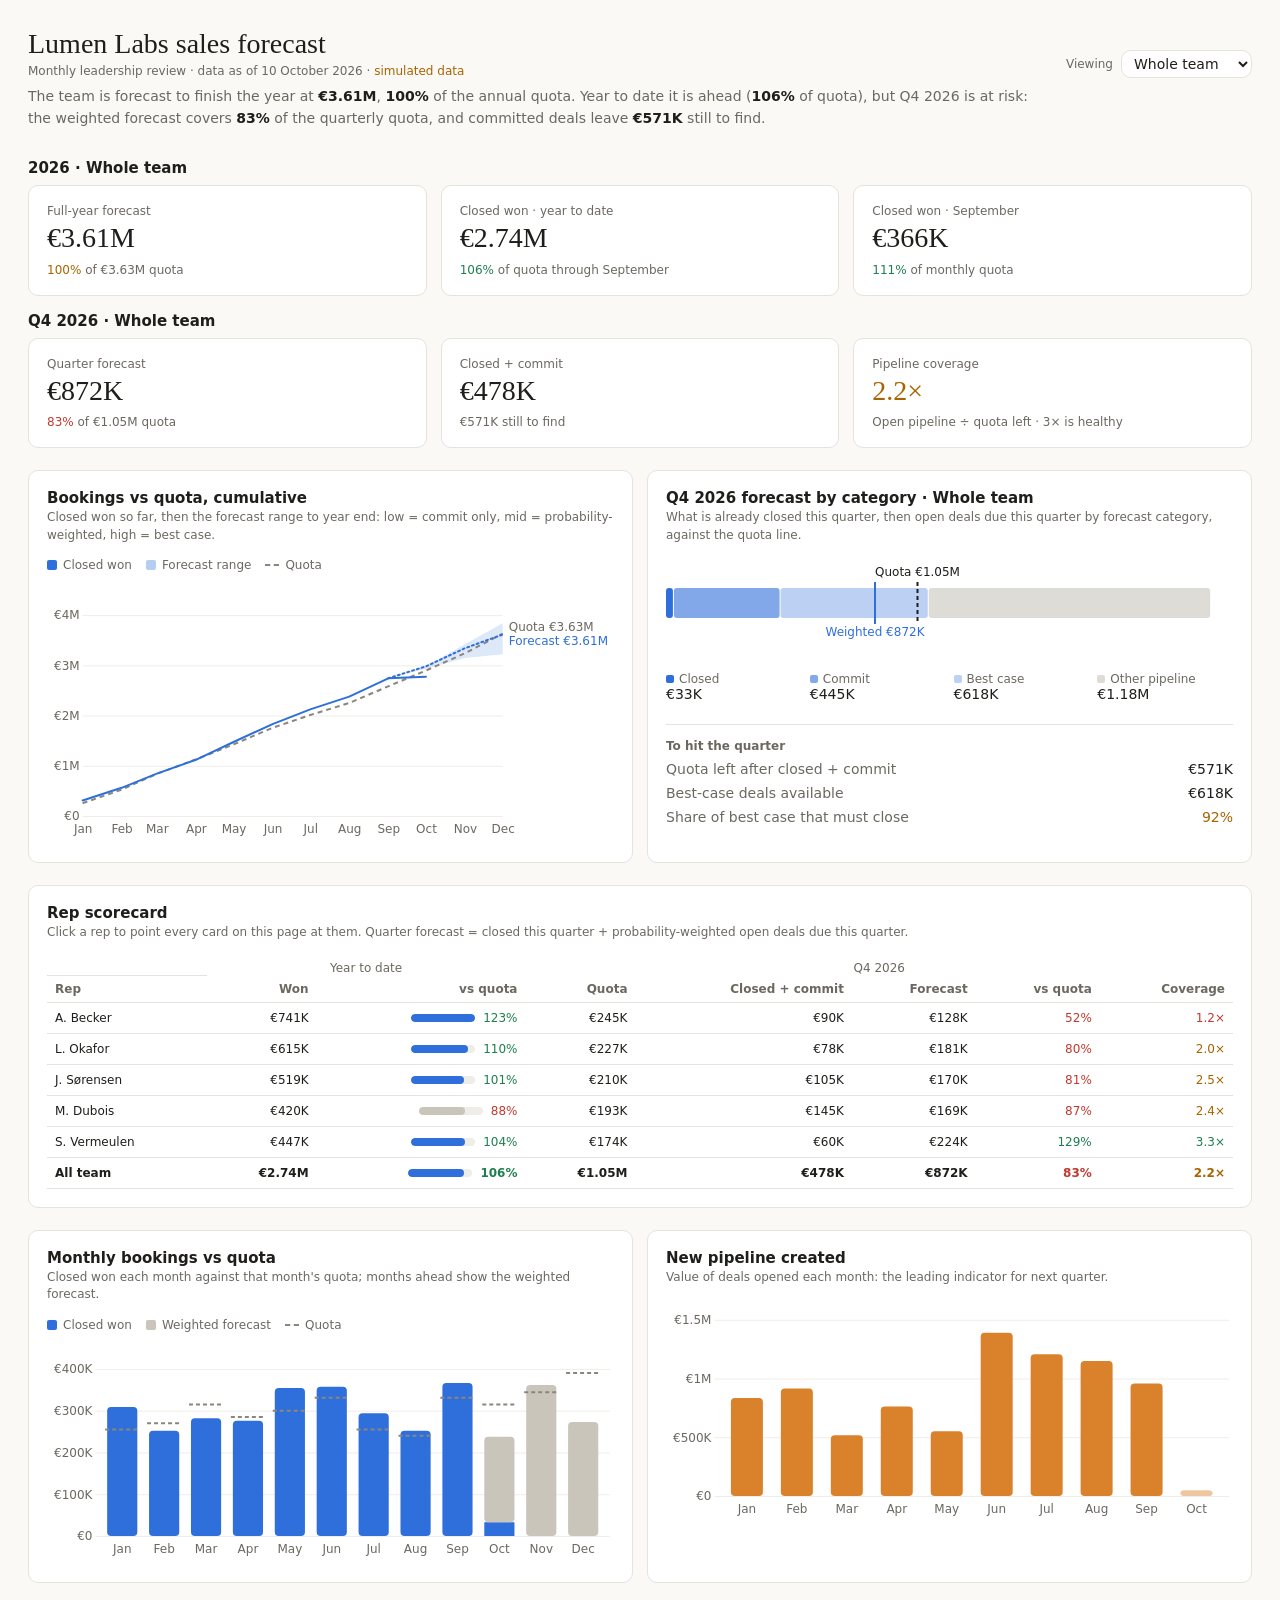
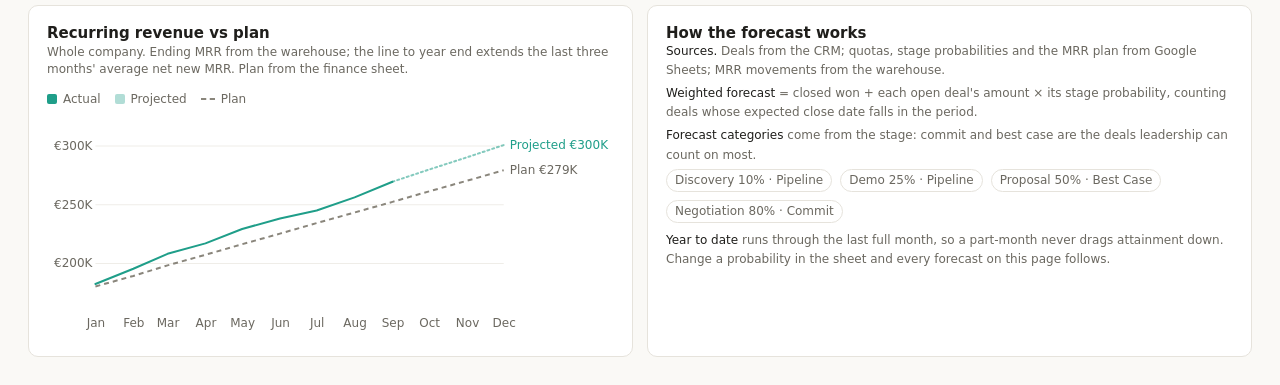
<file: preview/index.html>
<!doctype html>
<html lang="en">
<head>
  <meta charset="utf-8">
  <meta name="viewport" content="width=device-width, initial-scale=1">
  <title>Sales forecast – local preview</title>
  <link rel="stylesheet" href="theme.css">
  <script src="vendor/d3.min.js"></script>
</head>
<body>
  <div id="dash-root"></div>
  <script src="dash-shim.js"></script>
</body>
</html>
</file>
<file: preview/theme.css>
/* Stand-in for the design tokens the Claude Dashboard runtime provides.
   Light by default, dark when the OS asks for it or ?theme=dark is set. */
:root {
  --font-anthropic-sans: "Inter", ui-sans-serif, system-ui, -apple-system, "Segoe UI", Roboto, sans-serif;
  --font-anthropic-serif: "Source Serif 4", Georgia, "Times New Roman", serif;
  --color-fg: #1f1e1b;
  --color-fg-muted: #6b6860;
  --color-bg: #faf9f6;
  --color-panel: #ffffff;
  --color-border-line: #e6e3dc;
  --color-ok: #1e7f4f;
  --color-warn: #a86400;
  --color-bad: #c2392f;
  --cds-chart-muted: #c9c5bb;
  --cds-chart-grid: #efede8;
  --cds-chart-axis: #b9b5ab;
  --cds-chart-reference: #8a867c;
  --cds-chart-status-critical: #c2392f;
  --cds-surface-popover: #ffffff;
  --cds-border: #e0ddd5;
  --cds-shadow-popover: 0 6px 20px rgba(0, 0, 0, .10);
  --cds-text-secondary: #6b6860;
  --cds-radius: 10px;
  --cds-font-size-caption: 12px;
  --cds-font-size-body: 14px;
  --cds-font-size-heading: 15px;
  --cds-font-size-title: 28px;
  --cds-font-weight-medium: 550;
  --cds-gap-xs: 4px; --cds-gap-sm: 8px; --cds-gap-md: 14px; --cds-gap-lg: 22px; --cds-gap-xl: 32px;
  --cds-pad-xs: 4px; --cds-pad-sm: 8px; --cds-pad-md: 12px; --cds-pad-lg: 18px; --cds-pad-xl: 28px;
  --cds-dur-slow: 400ms;
  --cds-ease-out: cubic-bezier(.2, .8, .2, 1);
}
:root[data-theme="dark"] {
  --color-fg: #ecebe6;
  --color-fg-muted: #a19e95;
  --color-bg: #1c1b19;
  --color-panel: #262522;
  --color-border-line: #3a3834;
  --color-ok: #5cc48c;
  --color-warn: #e0a34a;
  --color-bad: #ef7a6f;
  --cds-chart-muted: #5a5750;
  --cds-chart-grid: #33312d;
  --cds-chart-axis: #5a5750;
  --cds-chart-reference: #9c988e;
  --cds-surface-popover: #2f2e2a;
  --cds-border: #45433e;
  --cds-text-secondary: #a19e95;
}
html, body { margin: 0; background: var(--color-bg); color: var(--color-fg); font-family: var(--font-anthropic-sans); }
#dash-root { --dash-gutter: 28px; padding: var(--dash-gutter); max-width: 1320px; margin: 0 auto; box-sizing: border-box; }
@media (max-width: 600px) { #dash-root { --dash-gutter: 16px; } }
.dash-skeleton { color: transparent !important; background: var(--cds-chart-grid); border-radius: 6px; }
</file>
